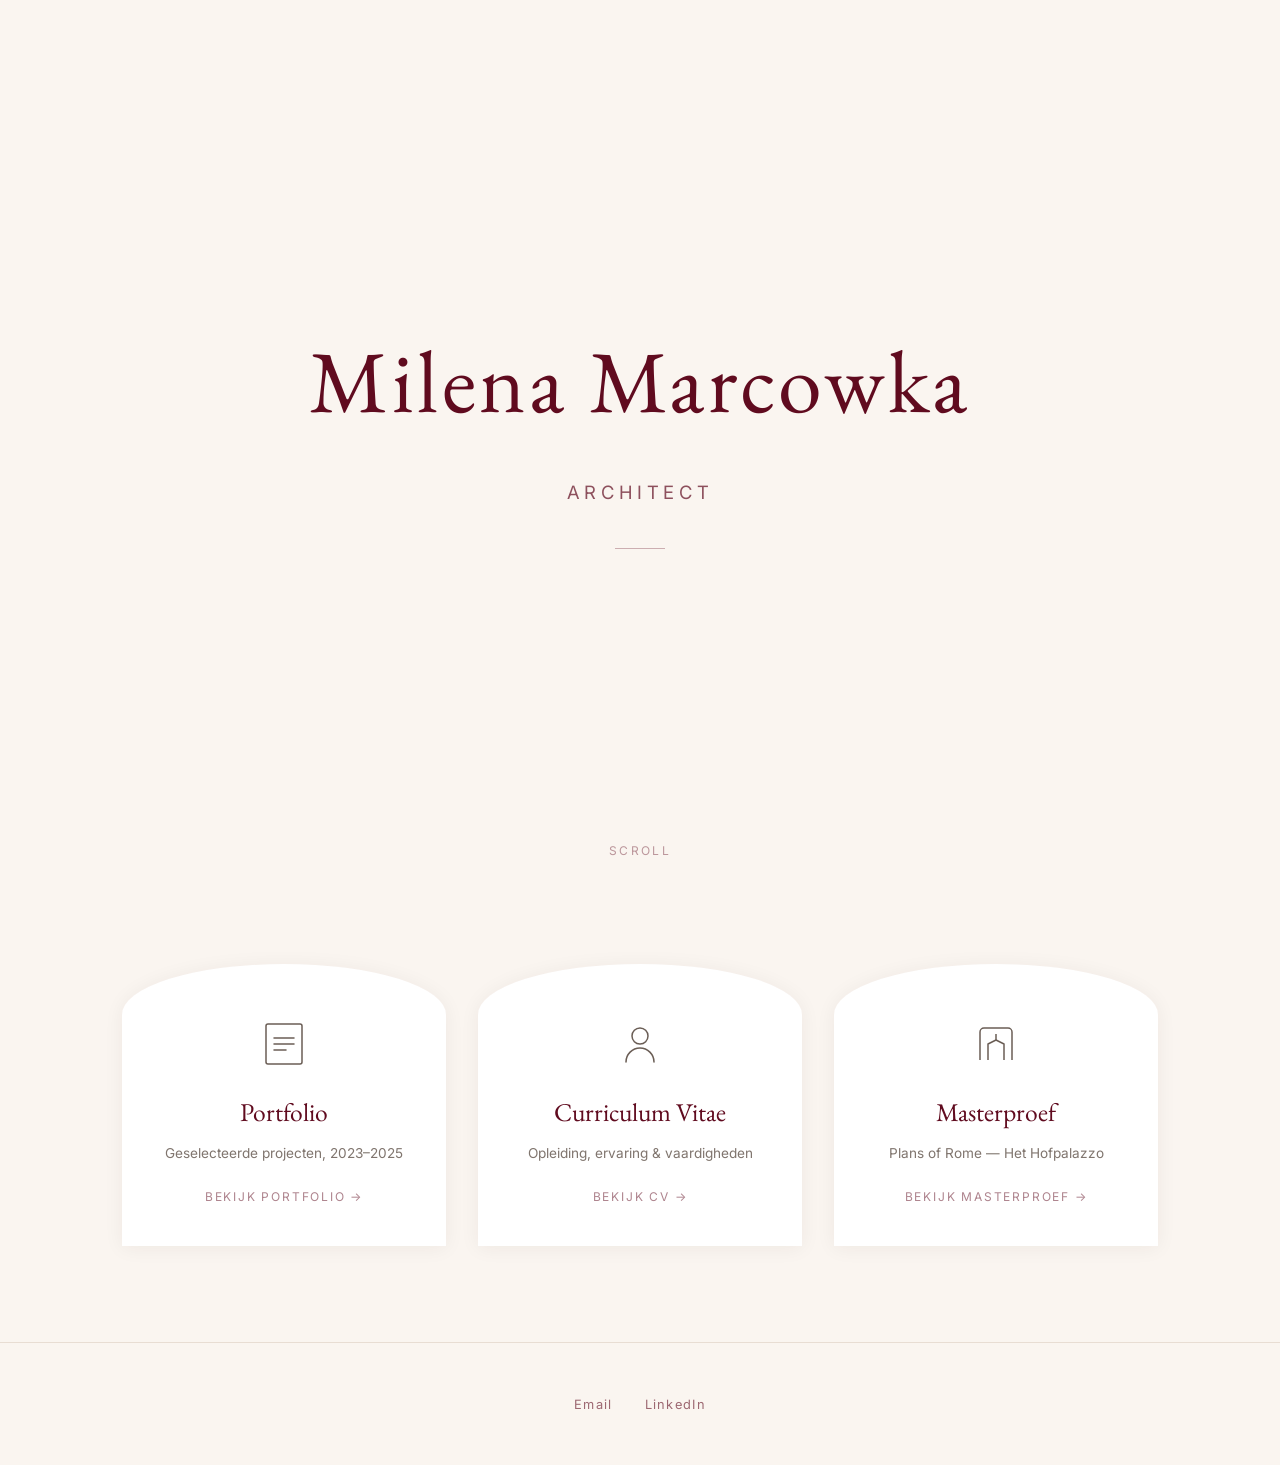
<file: index.html>
<!DOCTYPE html>
<html lang="nl">
<head>
  <meta charset="UTF-8">
  <meta name="viewport" content="width=device-width, initial-scale=1.0">
  <title>Milena Marcowka — Architect</title>
  <meta name="description" content="Portfolio van Milena Marcowka, architect. Geselecteerde projecten, curriculum vitae en masterproef.">
  <meta property="og:title" content="Milena Marcowka — Architect">
  <meta property="og:description" content="Portfolio van Milena Marcowka, architect.">
  <meta property="og:type" content="website">
  <link rel="preconnect" href="https://fonts.googleapis.com">
  <link rel="preconnect" href="https://fonts.gstatic.com" crossorigin>
  <link href="https://fonts.googleapis.com/css2?family=EB+Garamond:ital,wght@0,400;0,500;1,400&family=Inter:wght@300;400&display=swap" rel="stylesheet">
  <link rel="stylesheet" href="css/style.css">
  <link rel="prefetch" href="images/MilenaMarcowka_Portfolio/manifest.json">
  <link rel="prefetch" href="images/MilenaMarcowka_CV/manifest.json">
  <link rel="prefetch" href="images/MilenaMarcowka_Masterproef/manifest.json">
  <link rel="prefetch" href="images/MilenaMarcowka_Portfolio/page_001.avif">
  <link rel="prefetch" href="images/MilenaMarcowka_Portfolio/page_002.avif">
  <link rel="prefetch" href="images/MilenaMarcowka_Portfolio/page_003.avif">
  <link rel="prefetch" href="images/MilenaMarcowka_Portfolio/page_004.avif">
  <link rel="prefetch" href="images/MilenaMarcowka_Portfolio/page_005.avif">
  <link rel="prefetch" href="images/MilenaMarcowka_CV/page_001.avif">
  <link rel="prefetch" href="images/MilenaMarcowka_Masterproef/page_001.avif">
  <link rel="prefetch" href="images/MilenaMarcowka_Masterproef/page_002.avif">
  <link rel="prefetch" href="images/MilenaMarcowka_Masterproef/page_003.avif">
  <link rel="prefetch" href="images/MilenaMarcowka_Masterproef/page_004.avif">
  <link rel="prefetch" href="images/MilenaMarcowka_Masterproef/page_005.avif">
</head>
<body>

  <!-- Hero -->
  <section class="hero">
    <h1 class="hero__name">Milena Marcowka</h1>
    <p class="hero__title">Architect</p>
    <div class="hero__line"></div>
    <span class="hero__scroll">Scroll</span>
  </section>

  <!-- Cards -->
  <section class="cards">

    <a href="viewer.html?doc=MilenaMarcowka_Portfolio" class="card">
      <svg class="card__icon" viewBox="0 0 48 48" fill="none" xmlns="http://www.w3.org/2000/svg">
        <rect x="6" y="4" width="36" height="40" rx="2" stroke="currentColor" stroke-width="1.5"/>
        <path d="M14 18h20M14 24h20M14 30h12" stroke="currentColor" stroke-width="1.5" stroke-linecap="round"/>
      </svg>
      <h2 class="card__title">Portfolio</h2>
      <p class="card__desc">Geselecteerde projecten, 2023–2025</p>
      <span class="card__cta">Bekijk portfolio &rarr;</span>
    </a>

    <a href="viewer.html?doc=MilenaMarcowka_CV" class="card">
      <svg class="card__icon" viewBox="0 0 48 48" fill="none" xmlns="http://www.w3.org/2000/svg">
        <circle cx="24" cy="16" r="8" stroke="currentColor" stroke-width="1.5"/>
        <path d="M10 42c0-7.732 6.268-14 14-14s14 6.268 14 14" stroke="currentColor" stroke-width="1.5" stroke-linecap="round"/>
      </svg>
      <h2 class="card__title">Curriculum Vitae</h2>
      <p class="card__desc">Opleiding, ervaring & vaardigheden</p>
      <span class="card__cta">Bekijk CV &rarr;</span>
    </a>

    <a href="viewer.html?doc=MilenaMarcowka_Masterproef" class="card">
      <svg class="card__icon" viewBox="0 0 48 48" fill="none" xmlns="http://www.w3.org/2000/svg">
        <path d="M8 40V12a4 4 0 0 1 4-4h24a4 4 0 0 1 4 4v28" stroke="currentColor" stroke-width="1.5"/>
        <path d="M16 40V24l8-4 8 4v16" stroke="currentColor" stroke-width="1.5" stroke-linejoin="round"/>
        <path d="M24 20v-6" stroke="currentColor" stroke-width="1.5"/>
      </svg>
      <h2 class="card__title">Masterproef</h2>
      <p class="card__desc">Plans of Rome — Het Hofpalazzo</p>
      <span class="card__cta">Bekijk masterproef &rarr;</span>
    </a>

  </section>

  <!-- Footer -->
  <footer class="footer">
    <ul class="footer__links">
      <li><a href="mailto:milena01052000@gmail.com" class="footer__link">Email</a></li>
      <li><a href="https://www.linkedin.com/in/milena-marcowka-337387373/" target="_blank" rel="noopener" class="footer__link">LinkedIn</a></li>
    </ul>
  </footer>

</body>
</html>
</file>
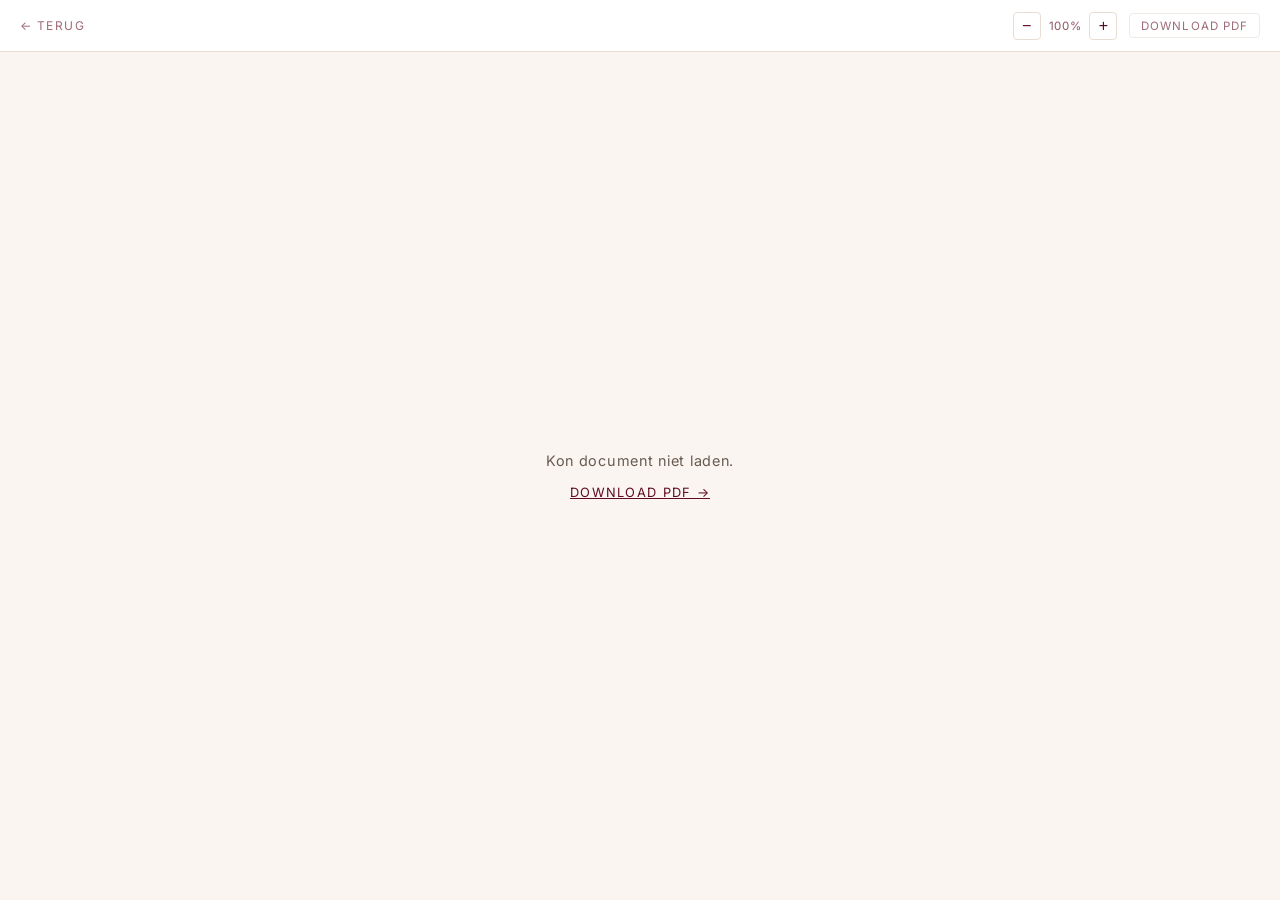
<file: viewer.html>
<!DOCTYPE html>
<html lang="nl">
<head>
  <meta charset="UTF-8">
  <meta name="viewport" content="width=device-width, initial-scale=1.0, maximum-scale=5.0">
  <title>Viewer — Milena Marcowka</title>
  <link rel="preconnect" href="https://fonts.googleapis.com">
  <link rel="preconnect" href="https://fonts.gstatic.com" crossorigin>
  <link href="https://fonts.googleapis.com/css2?family=EB+Garamond:ital,wght@0,400;0,500;1,400&family=Inter:wght@300;400&display=swap" rel="stylesheet">
  <style>
    :root {
      --burgundy:       #600B1F;
      --burgundy-light: #7A1A34;
      --cream:          #FAF5F0;
      --warm-beige:     #E8DDD3;
      --text-dark:      #2C1A0E;
      --white:          #FFFFFF;
      --toolbar-h:      52px;
    }

    *, *::before, *::after { margin: 0; padding: 0; box-sizing: border-box; }

    html { scroll-behavior: smooth; }

    body {
      font-family: 'Inter', system-ui, -apple-system, sans-serif;
      background: var(--cream);
      color: var(--text-dark);
      -webkit-font-smoothing: antialiased;
    }

    /* ── Toolbar ── */
    .toolbar {
      position: fixed;
      top: 0; left: 0; right: 0;
      height: var(--toolbar-h);
      background: var(--white);
      border-bottom: 1px solid var(--warm-beige);
      display: flex;
      align-items: center;
      justify-content: space-between;
      gap: 0.75rem;
      padding: 0 1.25rem;
      z-index: 100;
    }

    .toolbar__back {
      font-family: 'Inter', sans-serif;
      font-size: 0.75rem;
      letter-spacing: 0.12em;
      text-transform: uppercase;
      color: var(--burgundy);
      text-decoration: none;
      opacity: 0.6;
      transition: opacity 0.2s;
      white-space: nowrap;
      flex-shrink: 0;
    }
    .toolbar__back:hover { opacity: 1; }

    .toolbar__title {
      font-family: 'EB Garamond', Georgia, serif;
      font-size: 1.1rem;
      color: var(--burgundy);
      flex: 1;
      text-align: center;
      white-space: nowrap;
      overflow: hidden;
      text-overflow: ellipsis;
    }

    .toolbar__right {
      display: flex;
      align-items: center;
      gap: 0.75rem;
      flex-shrink: 0;
    }

    .page-indicator {
      font-size: 0.72rem;
      letter-spacing: 0.08em;
      color: var(--burgundy);
      opacity: 0.55;
      min-width: 3.5rem;
      text-align: right;
    }

    /* ── Zoom controls ── */
    .zoom-controls {
      display: flex;
      align-items: center;
      gap: 2px;
    }

    .zoom-btn {
      width: 28px; height: 28px;
      border: 1px solid var(--warm-beige);
      background: var(--white);
      color: var(--burgundy);
      font-size: 1rem;
      line-height: 1;
      cursor: pointer;
      border-radius: 4px;
      transition: background 0.15s, opacity 0.15s;
      display: flex; align-items: center; justify-content: center;
    }
    .zoom-btn:hover:not(:disabled) { background: var(--cream); }
    .zoom-btn:disabled { opacity: 0.3; cursor: default; }

    .zoom-level {
      font-size: 0.72rem;
      letter-spacing: 0.05em;
      color: var(--burgundy);
      opacity: 0.7;
      min-width: 2.8rem;
      text-align: center;
      cursor: pointer;
      padding: 0 2px;
      transition: opacity 0.15s;
    }
    .zoom-level:hover { opacity: 1; }

    /* ── Download ── */
    .toolbar__download {
      font-size: 0.72rem;
      letter-spacing: 0.1em;
      text-transform: uppercase;
      color: var(--burgundy);
      text-decoration: none;
      opacity: 0.6;
      border: 1px solid var(--warm-beige);
      padding: 0.3rem 0.65rem;
      border-radius: 4px;
      transition: opacity 0.2s, background 0.2s;
      white-space: nowrap;
    }
    .toolbar__download:hover { opacity: 1; background: var(--cream); }

    /* ── Pages container ── */
    .pages {
      --zoom: 1;
      padding-top: calc(var(--toolbar-h) + 2rem);
      padding-bottom: 4rem;
      display: flex;
      flex-direction: column;
      align-items: center;
      gap: 1.5rem;
      overflow-x: auto;
    }

    /* ── Individual page ── */
    .page-wrapper {
      position: relative;
      width: calc(min(100vw - 2rem, 1100px) * var(--zoom));
      background: var(--white);
      box-shadow: 0 2px 20px rgba(44, 26, 14, 0.08);
      overflow: hidden;
      flex-shrink: 0;
    }

    .page-wrapper img {
      width: 100%;
      height: auto;
      display: block;
      opacity: 0;
      transition: opacity 0.3s ease;
    }

    .page-wrapper img.loaded { opacity: 1; }

    /* Shimmer skeleton */
    .page-skeleton {
      position: absolute;
      inset: 0;
      background: linear-gradient(
        90deg,
        var(--white) 25%,
        #f0ebe5 50%,
        var(--white) 75%
      );
      background-size: 200% 100%;
      animation: shimmer 1.5s infinite;
    }

    .page-wrapper.img-loaded .page-skeleton { display: none; }

    @keyframes shimmer {
      0%   { background-position: 200% 0; }
      100% { background-position: -200% 0; }
    }

    /* ── Error / loading overlay ── */
    .loading-overlay {
      position: fixed;
      inset: 0;
      top: var(--toolbar-h);
      background: var(--cream);
      display: flex;
      flex-direction: column;
      align-items: center;
      justify-content: center;
      gap: 1rem;
      z-index: 50;
    }

    .loading-overlay.hidden { display: none; }

    .spinner {
      width: 32px; height: 32px;
      border: 2px solid var(--warm-beige);
      border-top-color: var(--burgundy);
      border-radius: 50%;
      animation: spin 0.8s linear infinite;
    }

    @keyframes spin { to { transform: rotate(360deg); } }

    .loading-overlay p {
      font-size: 0.85rem;
      color: var(--text-dark);
      opacity: 0.6;
      letter-spacing: 0.05em;
    }

    .error-msg {
      display: none;
      flex-direction: column;
      align-items: center;
      gap: 1rem;
    }

    .error-msg.visible { display: flex; }

    .error-msg p {
      font-size: 0.9rem;
      opacity: 0.7;
    }

    .error-msg a {
      color: var(--burgundy);
      font-size: 0.8rem;
      letter-spacing: 0.1em;
      text-transform: uppercase;
    }

    /* ── Responsive ── */
    @media (max-width: 600px) {
      .toolbar__title { display: none; }
      .zoom-controls  { display: none; }
      .toolbar__download { padding: 0.3rem 0.5rem; }
    }

    @media (max-width: 400px) {
      .toolbar__download span { display: none; }
    }
  </style>
</head>
<body>

  <!-- Toolbar -->
  <nav class="toolbar">
    <a href="index.html" class="toolbar__back">&larr; Terug</a>
    <span class="toolbar__title" id="docTitle"></span>
    <div class="toolbar__right">
      <span class="page-indicator" id="pageIndicator"></span>
      <div class="zoom-controls">
        <button class="zoom-btn" id="zoomOut" title="Zoom out (Ctrl −)">−</button>
        <span class="zoom-level" id="zoomLevel" title="Klik om te resetten">100%</span>
        <button class="zoom-btn" id="zoomIn"  title="Zoom in (Ctrl +)">+</button>
      </div>
      <a href="#" class="toolbar__download" id="downloadBtn" download>
        <span>Download PDF</span>
      </a>
    </div>
  </nav>

  <!-- Loading overlay -->
  <div class="loading-overlay" id="loadingOverlay">
    <div class="spinner"></div>
    <p>Laden…</p>
    <div class="error-msg" id="errorMsg">
      <p>Kon document niet laden.</p>
      <a href="#" id="fallbackLink">Download PDF →</a>
    </div>
  </div>

  <!-- Pages -->
  <main class="pages" id="pages"></main>

  <script>
    const ZOOM_STEPS = [0.5, 0.75, 1, 1.25, 1.5, 2, 3];
    let zoomIndex = 2; // start at 100%
    let manifest = null;

    // ── Resolve doc name from query param ──────────────────────────────────
    const params  = new URLSearchParams(location.search);
    const docName = params.get('doc') || '';

    if (!docName) {
      showError();
    } else {
      init();
    }

    async function init() {
      const manifestUrl = `images/${docName}/manifest.json`;
      const pdfUrl      = `pdfs/${docName}.pdf`;

      // Set download link immediately
      const dlBtn = document.getElementById('downloadBtn');
      dlBtn.href = pdfUrl;
      document.getElementById('fallbackLink').href = pdfUrl;

      try {
        const res = await fetch(manifestUrl);
        if (!res.ok) throw new Error(`HTTP ${res.status}`);
        manifest = await res.json();
      } catch (e) {
        showError();
        return;
      }

      document.getElementById('docTitle').textContent = manifest.title;
      document.title = `${manifest.title} — Milena Marcowka`;

      buildPages();
      setupObserver();
      setupZoom();
      setupScrollIndicator();

      document.getElementById('loadingOverlay').classList.add('hidden');
    }

    // ── Build page placeholder elements ───────────────────────────────────
    function buildPages() {
      const container = document.getElementById('pages');
      manifest.pages.forEach((page, idx) => {
        const wrapper = document.createElement('div');
        wrapper.className = 'page-wrapper';
        wrapper.dataset.index = idx;
        wrapper.dataset.file  = page.file;

        // Aspect ratio from manifest prevents layout shift
        const ratio = page.height / page.width;
        wrapper.style.aspectRatio = `${page.width} / ${page.height}`;

        const skeleton = document.createElement('div');
        skeleton.className = 'page-skeleton';
        wrapper.appendChild(skeleton);

        container.appendChild(wrapper);
      });
    }

    // ── IntersectionObserver for lazy loading ──────────────────────────────
    function setupObserver() {
      const observer = new IntersectionObserver((entries) => {
        for (const entry of entries) {
          if (!entry.isIntersecting) continue;
          const wrapper = entry.target;
          if (wrapper.dataset.loaded) continue;
          wrapper.dataset.loaded = '1';
          loadImage(wrapper);
          observer.unobserve(wrapper);
        }
      }, { rootMargin: '200% 0px' });

      document.querySelectorAll('.page-wrapper').forEach(w => observer.observe(w));
    }

    function loadImage(wrapper) {
      const img = document.createElement('img');
      const pageNum = parseInt(wrapper.dataset.index, 10) + 1;
      img.alt      = `Pagina ${pageNum}`;
      img.decoding = 'async';
      img.src      = `images/${docName}/${wrapper.dataset.file}`;
      img.onload   = () => {
        img.classList.add('loaded');
        wrapper.classList.add('img-loaded');
      };
      img.onerror  = () => {
        wrapper.classList.add('img-loaded'); // hide shimmer even on error
      };
      wrapper.appendChild(img);
    }

    // ── Zoom ──────────────────────────────────────────────────────────────
    function setupZoom() {
      document.getElementById('zoomIn').addEventListener('click',  () => changeZoom(1));
      document.getElementById('zoomOut').addEventListener('click', () => changeZoom(-1));
      document.getElementById('zoomLevel').addEventListener('click', resetZoom);

      // Ctrl + scroll
      window.addEventListener('wheel', (e) => {
        if (!e.ctrlKey && !e.metaKey) return;
        e.preventDefault();
        changeZoom(e.deltaY < 0 ? 1 : -1);
      }, { passive: false });

      // Ctrl +/-/0 keyboard
      window.addEventListener('keydown', (e) => {
        if (!e.ctrlKey && !e.metaKey) return;
        if (e.key === '=' || e.key === '+') { e.preventDefault(); changeZoom(1); }
        if (e.key === '-')                  { e.preventDefault(); changeZoom(-1); }
        if (e.key === '0')                  { e.preventDefault(); resetZoom(); }
      });

      applyZoom();
    }

    function changeZoom(dir) {
      zoomIndex = Math.max(0, Math.min(ZOOM_STEPS.length - 1, zoomIndex + dir));
      applyZoom();
    }

    function resetZoom() {
      zoomIndex = 2;
      applyZoom();
    }

    function applyZoom() {
      const zoom = ZOOM_STEPS[zoomIndex];
      document.getElementById('pages').style.setProperty('--zoom', zoom);
      document.getElementById('zoomLevel').textContent = Math.round(zoom * 100) + '%';
      document.getElementById('zoomIn').disabled  = zoomIndex >= ZOOM_STEPS.length - 1;
      document.getElementById('zoomOut').disabled = zoomIndex <= 0;
    }

    // ── Page indicator ────────────────────────────────────────────────────
    function setupScrollIndicator() {
      if (!manifest) return;
      updateIndicator();
      let ticking = false;
      window.addEventListener('scroll', () => {
        if (ticking) return;
        ticking = true;
        requestAnimationFrame(() => { updateIndicator(); ticking = false; });
      });
    }

    function updateIndicator() {
      if (!manifest) return;
      const wrappers = document.querySelectorAll('.page-wrapper');
      const mid = window.innerHeight / 2;
      let current = 1;
      for (let i = wrappers.length - 1; i >= 0; i--) {
        if (wrappers[i].getBoundingClientRect().top <= mid) {
          current = i + 1;
          break;
        }
      }
      document.getElementById('pageIndicator').textContent =
        `${current} / ${manifest.pageCount}`;
    }

    // ── Error state ───────────────────────────────────────────────────────
    function showError() {
      const overlay = document.getElementById('loadingOverlay');
      overlay.querySelector('.spinner').style.display = 'none';
      overlay.querySelector('p').style.display = 'none';
      document.getElementById('errorMsg').classList.add('visible');
      overlay.classList.remove('hidden');
    }
  </script>

</body>
</html>
</file>
<file: css/style.css>
/* ── Custom Properties ── */
:root {
  --burgundy: #600B1F;
  --burgundy-light: #7A1A34;
  --cream: #FAF5F0;
  --warm-beige: #E8DDD3;
  --text-dark: #2C1A0E;
  --white: #FFFFFF;
}

/* ── Reset & Base ── */
*,
*::before,
*::after {
  margin: 0;
  padding: 0;
  box-sizing: border-box;
}

html {
  scroll-behavior: smooth;
}

body {
  font-family: 'Inter', system-ui, -apple-system, sans-serif;
  background-color: var(--cream);
  color: var(--text-dark);
  line-height: 1.6;
  -webkit-font-smoothing: antialiased;
}

/* ── Hero Section ── */
.hero {
  min-height: 100svh;
  display: flex;
  flex-direction: column;
  justify-content: center;
  align-items: center;
  text-align: center;
  padding: 2rem;
  position: relative;
}

.hero__name {
  font-family: 'EB Garamond', Georgia, 'Times New Roman', serif;
  font-size: clamp(2.8rem, 7vw, 5.5rem);
  font-weight: 400;
  color: var(--burgundy);
  letter-spacing: 0.04em;
  margin-bottom: 0.3em;
}

.hero__title {
  font-family: 'Inter', system-ui, sans-serif;
  font-size: clamp(0.9rem, 2vw, 1.15rem);
  font-weight: 400;
  color: var(--burgundy);
  letter-spacing: 0.25em;
  text-transform: uppercase;
  opacity: 0.7;
}

.hero__line {
  width: 50px;
  height: 1px;
  background-color: var(--burgundy);
  margin: 2.5rem auto;
  opacity: 0.3;
}

.hero__scroll {
  position: absolute;
  bottom: 2.5rem;
  font-size: 0.75rem;
  letter-spacing: 0.2em;
  text-transform: uppercase;
  color: var(--burgundy);
  opacity: 0.4;
}

/* ── Cards Section ── */
.cards {
  max-width: 1100px;
  margin: 0 auto;
  padding: 4rem 2rem 6rem;
  display: grid;
  grid-template-columns: repeat(3, 1fr);
  gap: 2rem;
}

.card {
  display: flex;
  flex-direction: column;
  align-items: center;
  text-align: center;
  text-decoration: none;
  color: var(--text-dark);
  background-color: var(--white);
  border-radius: 50% 50% 0 0 / 18% 18% 0 0;
  padding: 3.5rem 2rem 2.5rem;
  transition: transform 0.3s ease, box-shadow 0.3s ease, background-color 0.3s ease;
  box-shadow: 0 2px 20px rgba(44, 26, 14, 0.06);
}

.card:hover {
  transform: translateY(-6px);
  box-shadow: 0 8px 30px rgba(96, 11, 31, 0.12);
  background-color: #FDF8F4;
}

.card__icon {
  width: 48px;
  height: 48px;
  margin-bottom: 1.5rem;
  opacity: 0.7;
}

.card__title {
  font-family: 'EB Garamond', Georgia, serif;
  font-size: 1.6rem;
  font-weight: 400;
  color: var(--burgundy);
  margin-bottom: 0.6rem;
}

.card__desc {
  font-size: 0.85rem;
  color: var(--text-dark);
  opacity: 0.6;
  line-height: 1.5;
  margin-bottom: 1.5rem;
}

.card__cta {
  font-size: 0.75rem;
  letter-spacing: 0.15em;
  text-transform: uppercase;
  color: var(--burgundy);
  opacity: 0.5;
  margin-top: auto;
  transition: opacity 0.3s ease;
}

.card:hover .card__cta {
  opacity: 1;
}

/* ── Footer ── */
.footer {
  text-align: center;
  padding: 3rem 2rem;
  border-top: 1px solid var(--warm-beige);
}

.footer__links {
  display: flex;
  justify-content: center;
  gap: 2rem;
  list-style: none;
}

.footer__link {
  font-size: 0.8rem;
  letter-spacing: 0.1em;
  color: var(--burgundy);
  text-decoration: none;
  opacity: 0.6;
  transition: opacity 0.3s ease;
}

.footer__link:hover {
  opacity: 1;
}

/* ── Responsive ── */
@media (max-width: 768px) {
  .cards {
    grid-template-columns: 1fr;
    max-width: 400px;
    gap: 1.5rem;
    padding: 3rem 1.5rem 4rem;
  }

  .card {
    border-radius: 30% 30% 0 0 / 12% 12% 0 0;
    padding: 2.5rem 1.5rem 2rem;
  }
}

@media (max-width: 480px) {
  .hero__name {
    letter-spacing: 0.02em;
  }

  .footer__links {
    flex-direction: column;
    gap: 1rem;
  }
}
</file>
